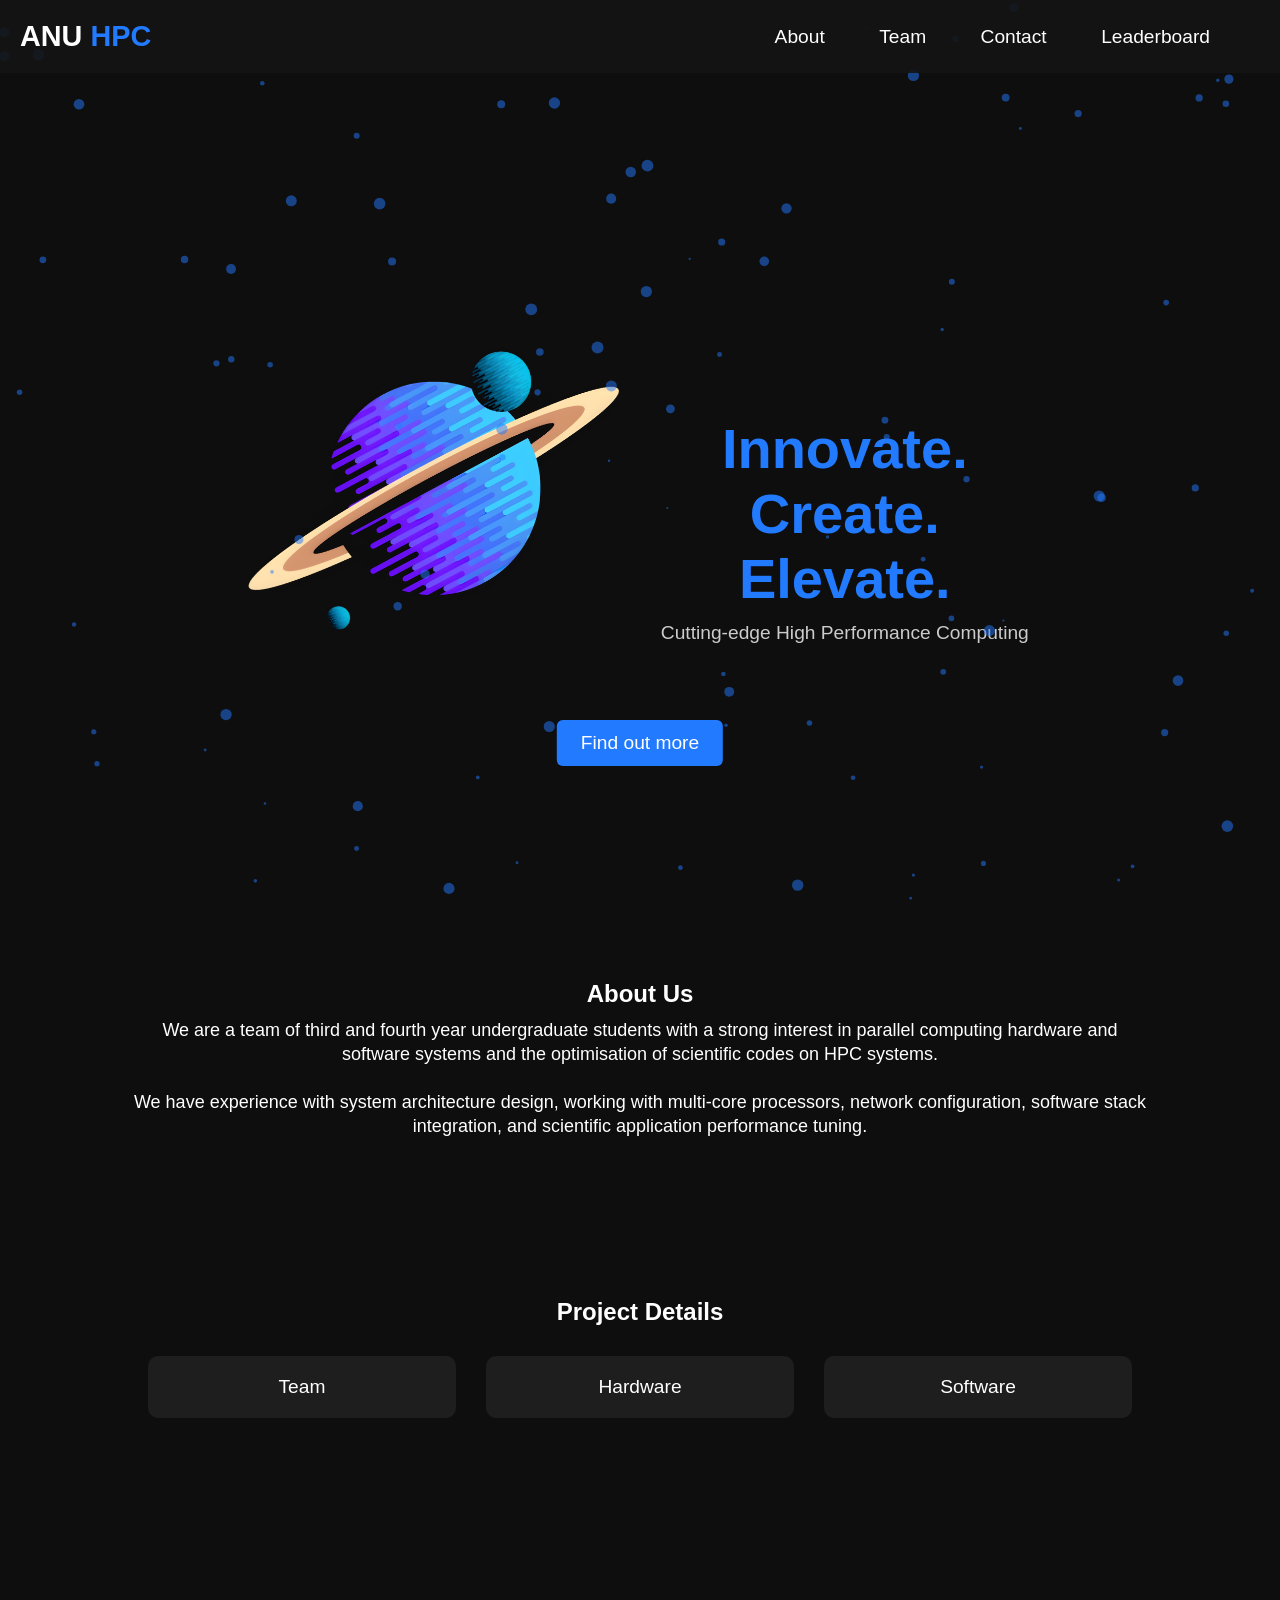
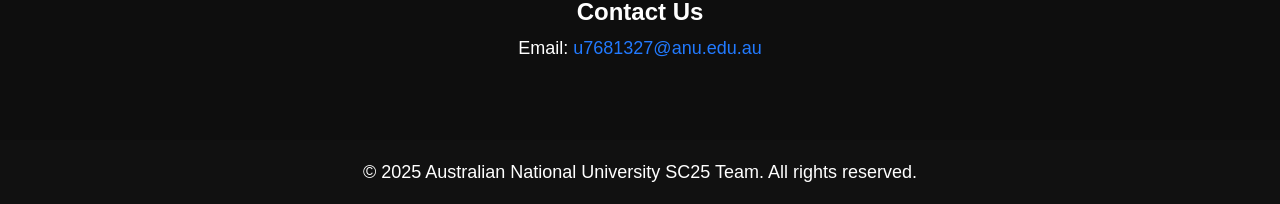
<file: index.html>
<!DOCTYPE html>
<html lang="en">
<head>
    <meta charset="UTF-8">
    <meta name="viewport" content="width=device-width, initial-scale=1.0">
    <title>ANU HPC 2025</title>
    <link rel="stylesheet" href="style.css">
    <!-- <link rel="icon" type="image/x-icon" href="planet.png"> -->
    <link href="planet.png" rel="shortcut icon">
</head>
<body>
    
    <!-- Navigation Bar -->
    <header>
        <div class="logo"><a href="index.html">ANU <span>HPC</span></a></div>
        <nav id="nav-desktop">
            <a href="#about">About</a>
            <a href="team.html">Team</a>
            <a href="#contact">Contact</a>
            <a href="https://anuhpc2025.github.io/HPC-Xenon-Cluster/">Leaderboard</a>
        </nav>
        <nav id="nav-mobile">
            <h2>
                <a href="javascript:void(0);" class="icon" onclick="toggleMenu()">
                    &#8801;
                </a>
            </h2>
        </nav>
    </header>

    <div id="links">
        <a href="#about" onclick="toggleMenu()">About</a>
        <a href="team.html" onclick="toggleMenu()">Team</a>
        <a href="#contact" onclick="toggleMenu()">Contact</a>
        <a href="https://anuhpc2025.github.io/HPC-Xenon-Cluster/">Leaderboard</a>
    </div>
    
    <!-- Hero Section -->
    <a href="#about" class="cta-button">Find out more</a>
    <section class="hero">
        <canvas id="interactiveCanvas"></canvas>
        <div class="hero-content">
            <div class="hero-image">
                <img src="planet.png" alt="Futuristic Planet">
            </div>
            <div class="hero-text">
                <h1>Innovate.<br>Create.<br>Elevate.</h1>
                <p>Cutting-edge High Performance Computing</p>
                
            </div>
        </div>
    </section>

    <!-- About Section -->
    <section id="about">
        <h2>About Us</h2>
        <p>
            We are a team of third and fourth year undergraduate students with a strong interest in parallel computing hardware and software systems and the optimisation of scientific codes on HPC systems.
            <br><br>
            We have experience with system architecture design, working with multi-core processors, network configuration, software stack integration, and scientific application performance tuning.
        </p>
    </section>

    <!-- Services Section -->
    <section id="services">
        <h2>Project Details</h2>
        <div class="service-grid">
            <a href="team.html"><div class="service-card">Team</div></a>
            <a href="hardware.html"><div class="service-card">Hardware</div></a>
            <a href="software.html"><div class="service-card">Software</div></a>
        </div>
    </section>

    <!-- Contact Section -->
    <section id="contact">
        <h2>Contact Us</h2>
        <p>Email: <a id="eml" href="mailto:u7681327@anu.edu.au">u7681327@anu.edu.au</a></p>
    </section>

    <!-- Footer -->
    <footer>
        <p>&copy; 2025 Australian National University SC25 Team. All rights reserved.</p>
    </footer>

    <script src="script.js"></script>
</body>
</html>
</file>
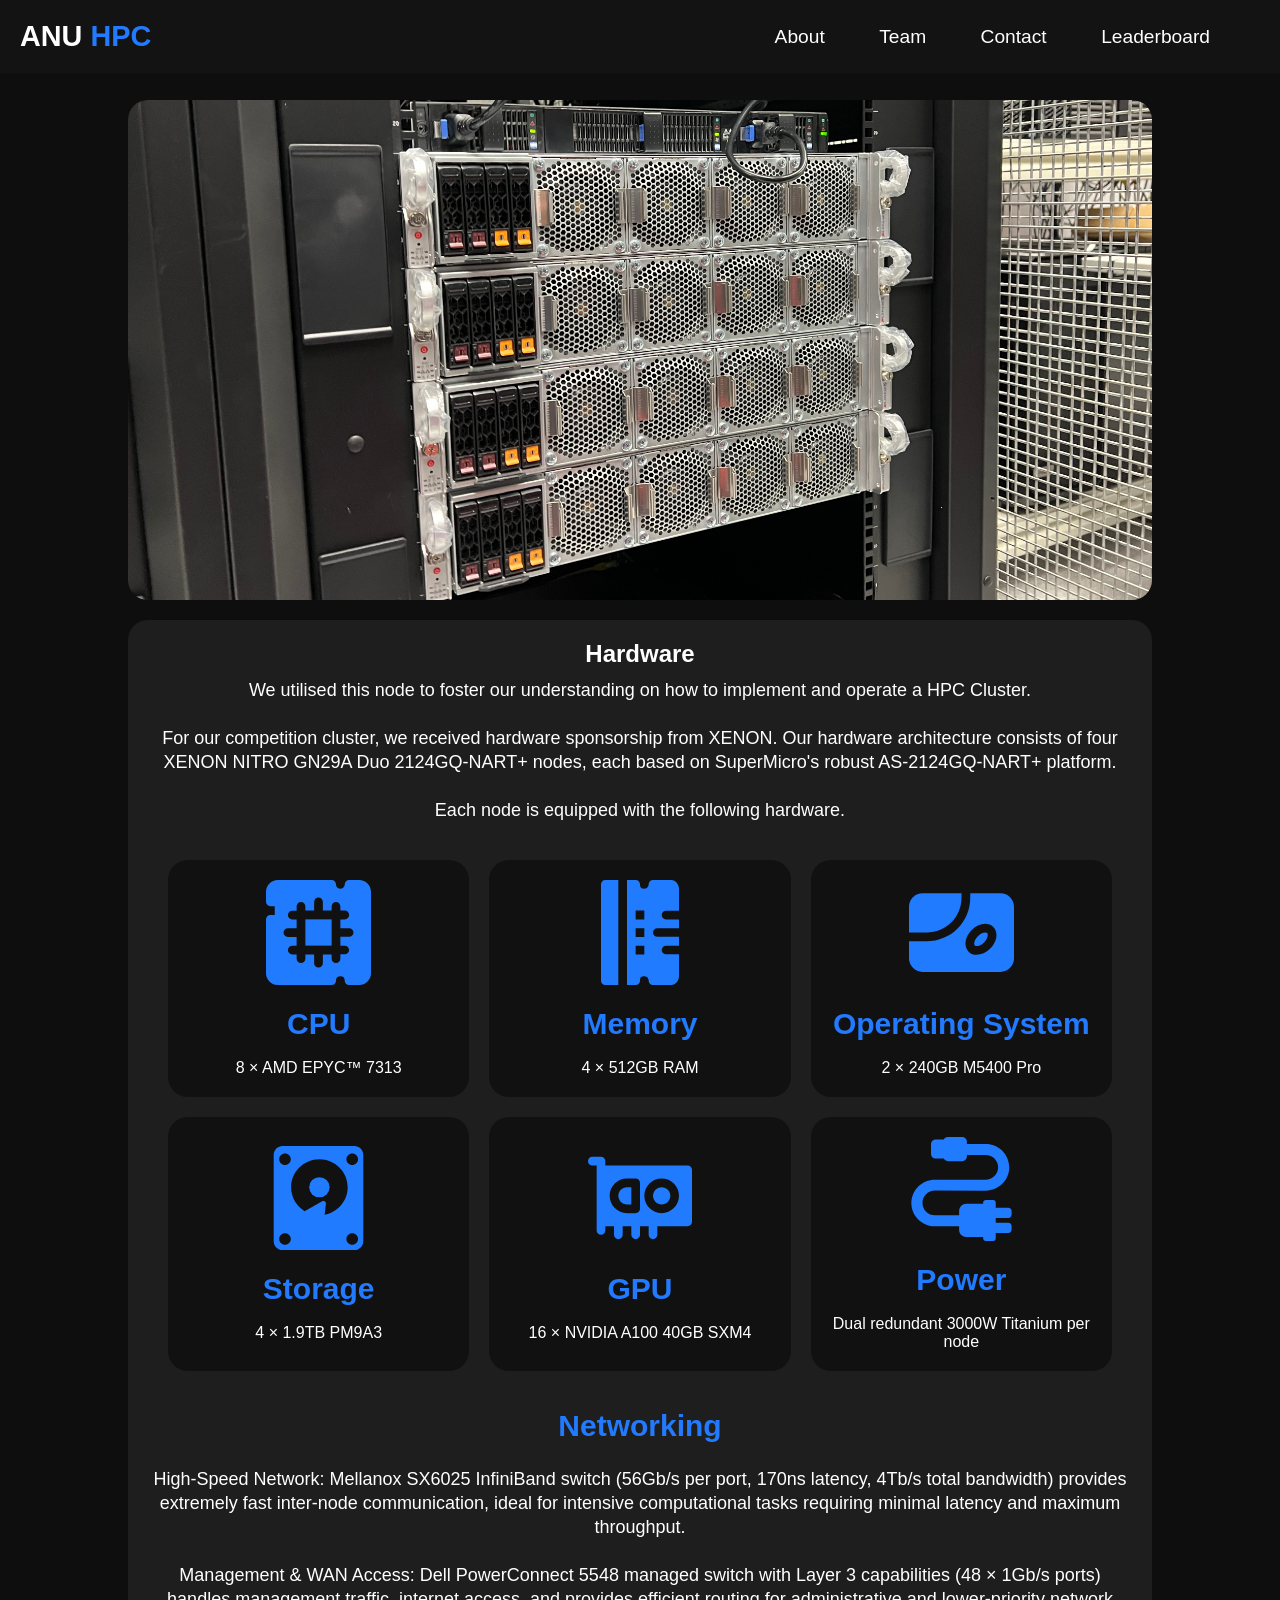
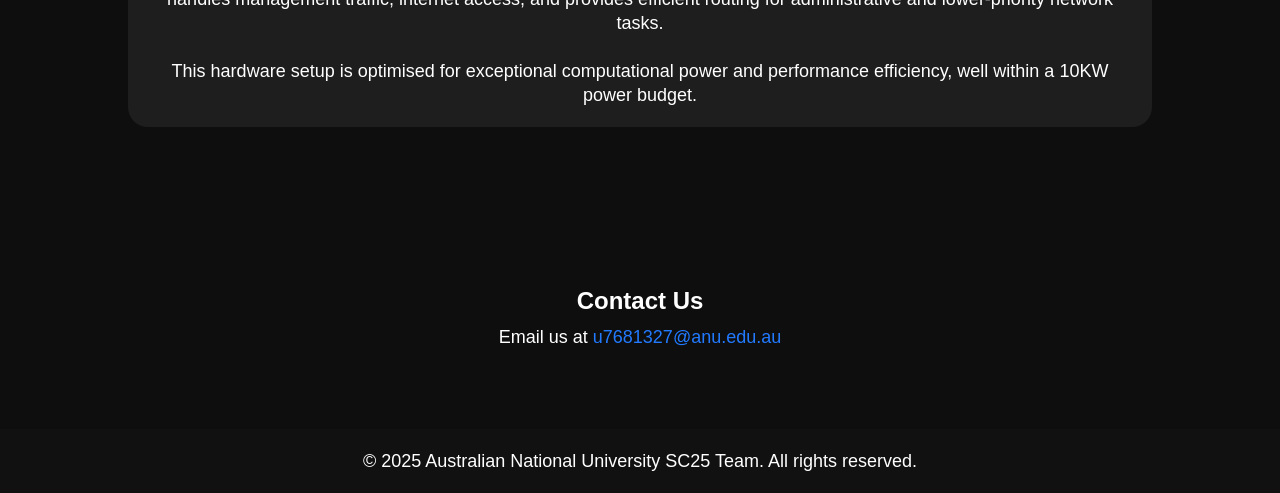
<file: hardware.html>
<!DOCTYPE html>
<html lang="en">
<head>
    <meta charset="UTF-8">
    <meta name="viewport" content="width=device-width, initial-scale=1.0">
    <title>ANU HPC 2025</title>
    <link rel="stylesheet" href="style.css">
</head>
<body>
    
    <!-- Navigation Bar -->
    <header>
        <div class="logo"><a href="index.html">ANU <span>HPC</span></a></div>
        <nav id="nav-desktop">
            <a href="index.html#about">About</a>
            <a href="/team">Team</a>
            <a href="#contact">Contact</a>
            <a href="https://anuhpc2025.github.io/HPC-Xenon-Cluster/">Leaderboard</a>
        </nav>
        <nav id="nav-mobile">
            <h2>
                <a href="javascript:void(0);" class="icon" onclick="toggleMenu()">
                    &#8801;
                </a>
            </h2>
        </nav>
    </header>

    <div id="links">
        <a href="index.html#about" onclick="toggleMenu()">About</a>
        <a href="/team" onclick="toggleMenu()">Team</a>
        <a href="#contact" onclick="toggleMenu()">Contact</a>
        <a href="https://anuhpc2025.github.io/HPC-Xenon-Cluster/">Leaderboard</a>
    </div>

    <section id="services">
        <div id="hardware-splash" class="box">
            <!-- <img class="splash-image" src="cluster.jpg" /> -->
        </div>
        <div class="box">
            <h2>Hardware</h2>
            <p>
                We utilised this node to foster our understanding on how to implement and operate a HPC Cluster.
                <br>
                <br>
                For our competition cluster, we received hardware sponsorship from XENON. Our hardware architecture consists of four XENON NITRO GN29A Duo 2124GQ-NART+ nodes, each based on SuperMicro's robust AS-2124GQ-NART+ platform.
                <br>
                <br>
                Each node is equipped with the following hardware.
            </p>
            <br>
            <div class="hardware-mobile">
                <table id="specs" >
                    <table id="specs" class="hardware-desktop">
                        <tr>
                            <td id="spec">
                                <img class="icon" src="icons/cpu.svg">
                                <br>
                                <br>
                                <h3>CPU</h3>
                                <br>
                                8 × AMD EPYC™ 7313
                            </td>
                        </tr>
                        <tr>
                            <td id="spec">
                                <img class="icon" src="icons/ram.svg">
                                <br>
                                <br>
                                <h3>Memory</h3>
                                <br>
                                4 × 512GB RAM
                            </td>
                        </tr>
                        <tr>
                            <td id="spec">
                                <img class="icon" src="icons/ssd.svg">
                                <br>
                                <br>
                                <h3>Operating System</h3>
                                <br>
                                2 × 240GB M5400 Pro
                            </td>
                        </tr>
                        <tr>
                            <td id="spec">
                                <img class="icon" src="icons/hdd.svg">
                                <br>
                                <br>
                                <h3>Storage</h3>
                                <br>
                                4 × 1.9TB PM9A3
                            </td>
                        </tr>
                        <tr>
                            <td id="spec">
                                <img class="icon" src="icons/gpu.svg">
                                <br>
                                <br>
                                <h3>GPU</h3>
                                <br>
                                16 × NVIDIA A100 40GB SXM4
                            </td>
                        </tr>
                        <tr>
                            <td id="spec">
                                <img class="icon" src="icons/power.svg">
                                <br>
                                <br>
                                <h3>Power</h3>
                                <br>
                                Dual redundant 3000W Titanium per node
                            </td>
                        </tr>
                    </table>
                </table>
            </div>
            <div class="hardware-desktop">
                <table id="specs" >
                    <table id="specs" class="hardware-desktop">
                        <tr>
                            <td id="spec">
                                <img class="icon" src="icons/cpu.svg">
                                <br>
                                <br>
                                <h3>CPU</h3>
                                <br>
                                8 × AMD EPYC™ 7313
                            </td>
                            <td id="spec">
                                <img class="icon" src="icons/ram.svg">
                                <br>
                                <br>
                                <h3>Memory</h3>
                                <br>
                                4 × 512GB RAM
                            </td>
                            <td id="spec">
                                <img class="icon" src="icons/ssd.svg">
                                <br>
                                <br>
                                <h3>Operating System</h3>
                                <br>
                                2 × 240GB M5400 Pro
                            </td>
                        </tr>
                        <tr>
                            <td id="spec">
                                <img class="icon" src="icons/hdd.svg">
                                <br>
                                <br>
                                <h3>Storage</h3>
                                <br>
                                4 × 1.9TB PM9A3
                            </td>
                            <td id="spec">
                                <img class="icon" src="icons/gpu.svg">
                                <br>
                                <br>
                                <h3>GPU</h3>
                                <br>
                                16 × NVIDIA A100 40GB SXM4
                            </td>
                            <td id="spec">
                                <img class="icon" src="icons/power.svg">
                                <br>
                                <br>
                                <h3>Power</h3>
                                <br>
                                Dual redundant 3000W Titanium per node
                            </td>
                        </tr>
                    </table>
                </table>
            </div>
            <br>
            <h3>Networking</h3>
            <p>
                <br>
                High-Speed Network: Mellanox SX6025 InfiniBand switch (56Gb/s per port, 170ns latency, 4Tb/s total bandwidth) provides extremely fast inter-node communication, ideal for intensive computational tasks requiring minimal latency and maximum throughput.
                <br><br>
                Management & WAN Access: Dell PowerConnect 5548 managed switch with Layer 3 capabilities (48 × 1Gb/s ports) handles management traffic, internet access, and provides efficient routing for administrative and lower-priority network tasks.
                <br><br>
                This hardware setup is optimised for exceptional computational power and performance efficiency, well within a 10KW power budget.
            </p>
        </div>
    </section>

    <section id="contact">
        <h2>Contact Us</h2>
        <p>Email us at <a id="eml" href="mailto:u7681327@anu.edu.au">u7681327@anu.edu.au</a></p>
    </section>

    <!-- Footer -->
    <footer>
        <p>&copy; 2025 Australian National University SC25 Team. All rights reserved.</p>
    </footer>

    <script src="script.js"></script>
</body>
</html>
</file>
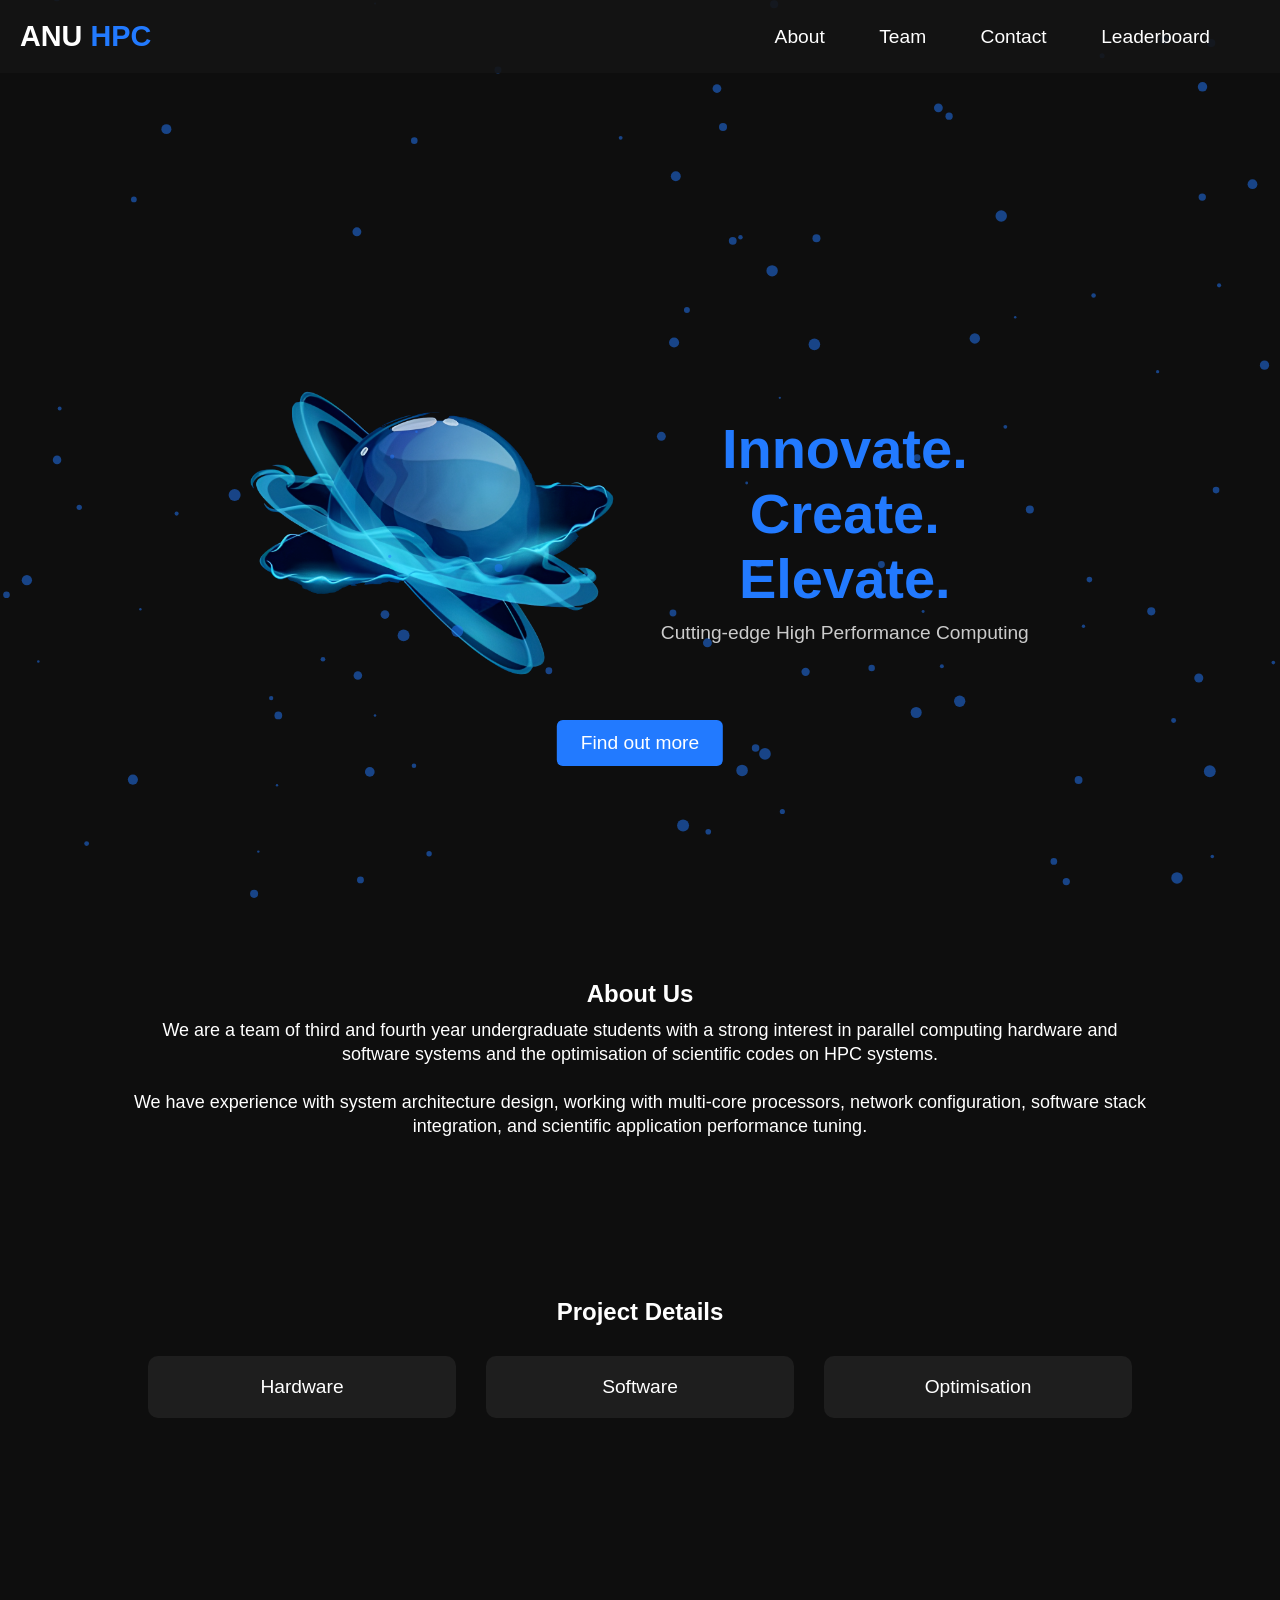
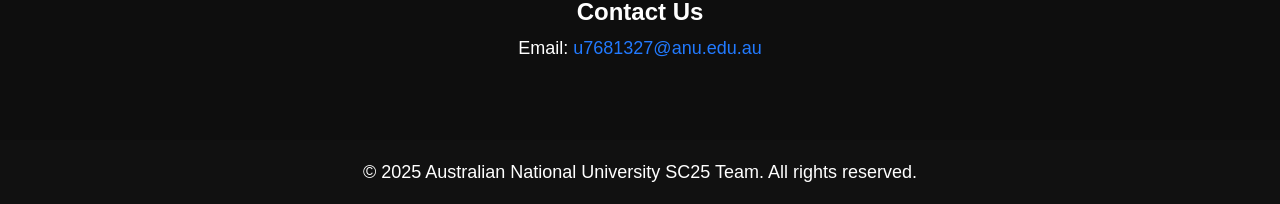
<file: index copy.html>
<!DOCTYPE html>
<html lang="en">
<head>
    <meta charset="UTF-8">
    <meta name="viewport" content="width=device-width, initial-scale=1.0">
    <title>ANU HPC 2025</title>
    <link rel="stylesheet" href="style.css">
</head>
<body>
    
    <!-- Navigation Bar -->
    <header>
        <div class="logo"><a href="index.html">ANU <span>HPC</span></a></div>
        <nav id="nav-desktop">
            <a href="#about">About</a>
            <a href="#team">Team</a>
            <a href="#contact">Contact</a>
            <a href="https://anuhpc2025.github.io/HPC-Xenon-Cluster/">Leaderboard</a>
        </nav>
        <nav id="nav-mobile">
            <h2>
                <a href="javascript:void(0);" class="icon" onclick="toggleMenu()">
                    &#8801;
                </a>
            </h2>
        </nav>
    </header>

    <div id="links">
        <a href="#about" onclick="toggleMenu()">About</a>
        <a href="#team" onclick="toggleMenu()">Team</a>
        <a href="#contact" onclick="toggleMenu()">Contact</a>
        <a href="https://anuhpc2025.github.io/HPC-Xenon-Cluster/">Leaderboard</a>
    </div>
    
    <!-- Hero Section -->
    <a href="#about" class="cta-button">Find out more</a>
    <section class="hero">
        <canvas id="interactiveCanvas"></canvas>
        <div class="hero-content">
            <div class="hero-image">
                <img src="atomPlanet.png" alt="Futuristic Planet">
            </div>
            <div class="hero-text">
                <h1>Innovate.<br>Create.<br>Elevate.</h1>
                <p>Cutting-edge High Performance Computing</p>
                
            </div>
        </div>
    </section>

    <!-- About Section -->
    <section id="about">
        <h2>About Us</h2>
        <p>
            We are a team of third and fourth year undergraduate students with a strong interest in parallel computing hardware and software systems and the optimisation of scientific codes on HPC systems.
            <br><br>
            We have experience with system architecture design, working with multi-core processors, network configuration, software stack integration, and scientific application performance tuning.
        </p>
    </section>

    <!-- Services Section -->
    <section id="services">
        <h2>Project Details</h2>
        <div class="service-grid">
            <a href="hardware.html"><div class="service-card">Hardware</div></a>
            <a href="software.html"><div class="service-card">Software</div></a>
            <a href="optimisation.html"><div class="service-card">Optimisation</div></a>
        </div>
    </section>

    <!-- Contact Section -->
    <section id="contact">
        <h2>Contact Us</h2>
        <p>Email: <a id="eml" href="mailto:u7681327@anu.edu.au">u7681327@anu.edu.au</a></p>
    </section>

    <!-- Footer -->
    <footer>
        <p>&copy; 2025 Australian National University SC25 Team. All rights reserved.</p>
    </footer>

    <script src="script.js"></script>
</body>
</html>
</file>
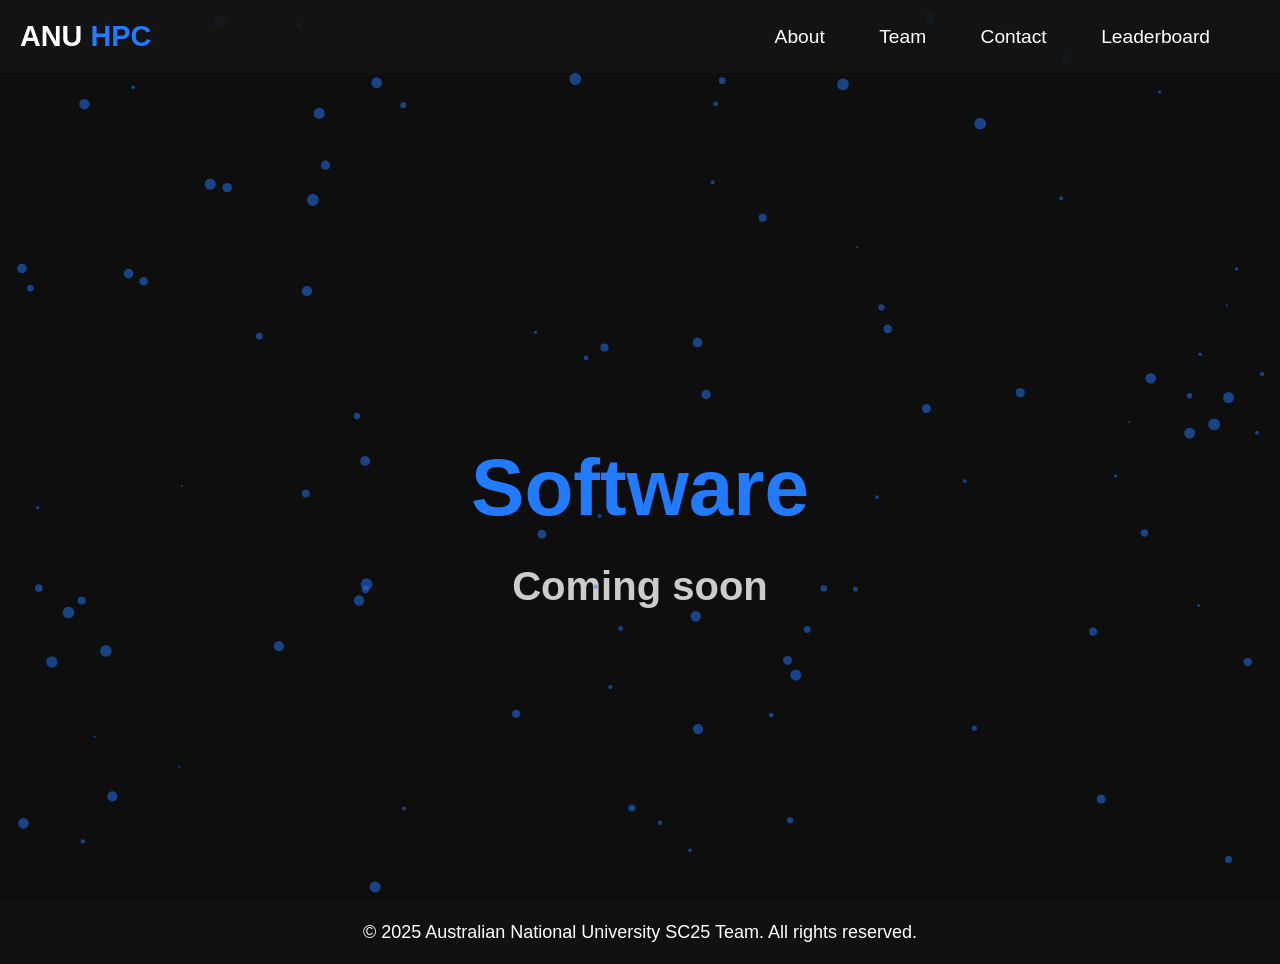
<file: software.html>
<!DOCTYPE html>
<html lang="en">
<head>
    <meta charset="UTF-8">
    <meta name="viewport" content="width=device-width, initial-scale=1.0">
    <title>ANU HPC 2025</title>
    <link rel="stylesheet" href="style.css">
</head>
<body>
    
    <!-- Navigation Bar -->
    <header>
        <div class="logo"><a href="index.html">ANU <span>HPC</span></a></div>
        <nav id="nav-desktop">
            <a href="index.html#about">About</a>
            <a href="index.html#team">Team</a>
            <a href="index.html#contact">Contact</a>
            <a href="https://anuhpc2025.github.io/HPC-Xenon-Cluster/">Leaderboard</a>
        </nav>
        <nav id="nav-mobile">
            <h2>
                <a href="javascript:void(0);" class="icon" onclick="toggleMenu()">
                    &#8801;
                </a>
            </h2>
        </nav>
    </header>

    <div id="links">
        <a href="index.html#about" onclick="toggleMenu()">About</a>
        <a href="index.html#team" onclick="toggleMenu()">Team</a>
        <a href="index.html#contact" onclick="toggleMenu()">Contact</a>
    </div>
    
    <!-- Hero Section -->
    <!-- <a href="#about" class="cta-button">Find out more</a> -->
    <section class="hero">
        <canvas id="interactiveCanvas"></canvas>
        <div class="hero-content">
            <!-- <div class="hero-image">
                <img src="planet.png" alt="Futuristic Planet">
            </div> -->
            <div class="hero-large">
                <h1>Software</h1>
                <h2>Coming soon</h2>
                
            </div>
        </div>
    </section>

    <!-- <section id="about">
        <h2>About Us</h2>
        <p>
            We are a team of third and fourth year undergraduate students with a strong interest in parallel computing hardware and software systems and the optimisation of scientific codes on HPC systems.
            <br><br>
            We have experience with system architecture design, working with multi-core processors, network configuration, software stack integration, and scientific application performance tuning.
        </p>
    </section>

    <section id="services">
        <h2>Project Details</h2>
        <div class="service-grid">
            <div class="service-card">Hardware</div>
            <div class="service-card">Software</div>
            <div class="service-card">Optimisation</div>
        </div>
    </section>

    <section id="contact">
        <h2>Contact Us</h2>
        <p>Email us at <a id="eml" href="mailto:u7681327@anu.edu.au">u7681327@anu.edu.au</a></p>
    </section> -->

    <!-- Footer -->
    <footer>
        <p>&copy; 2025 Australian National University SC25 Team. All rights reserved.</p>
    </footer>

    <script src="script.js"></script>
</body>
</html>
</file>
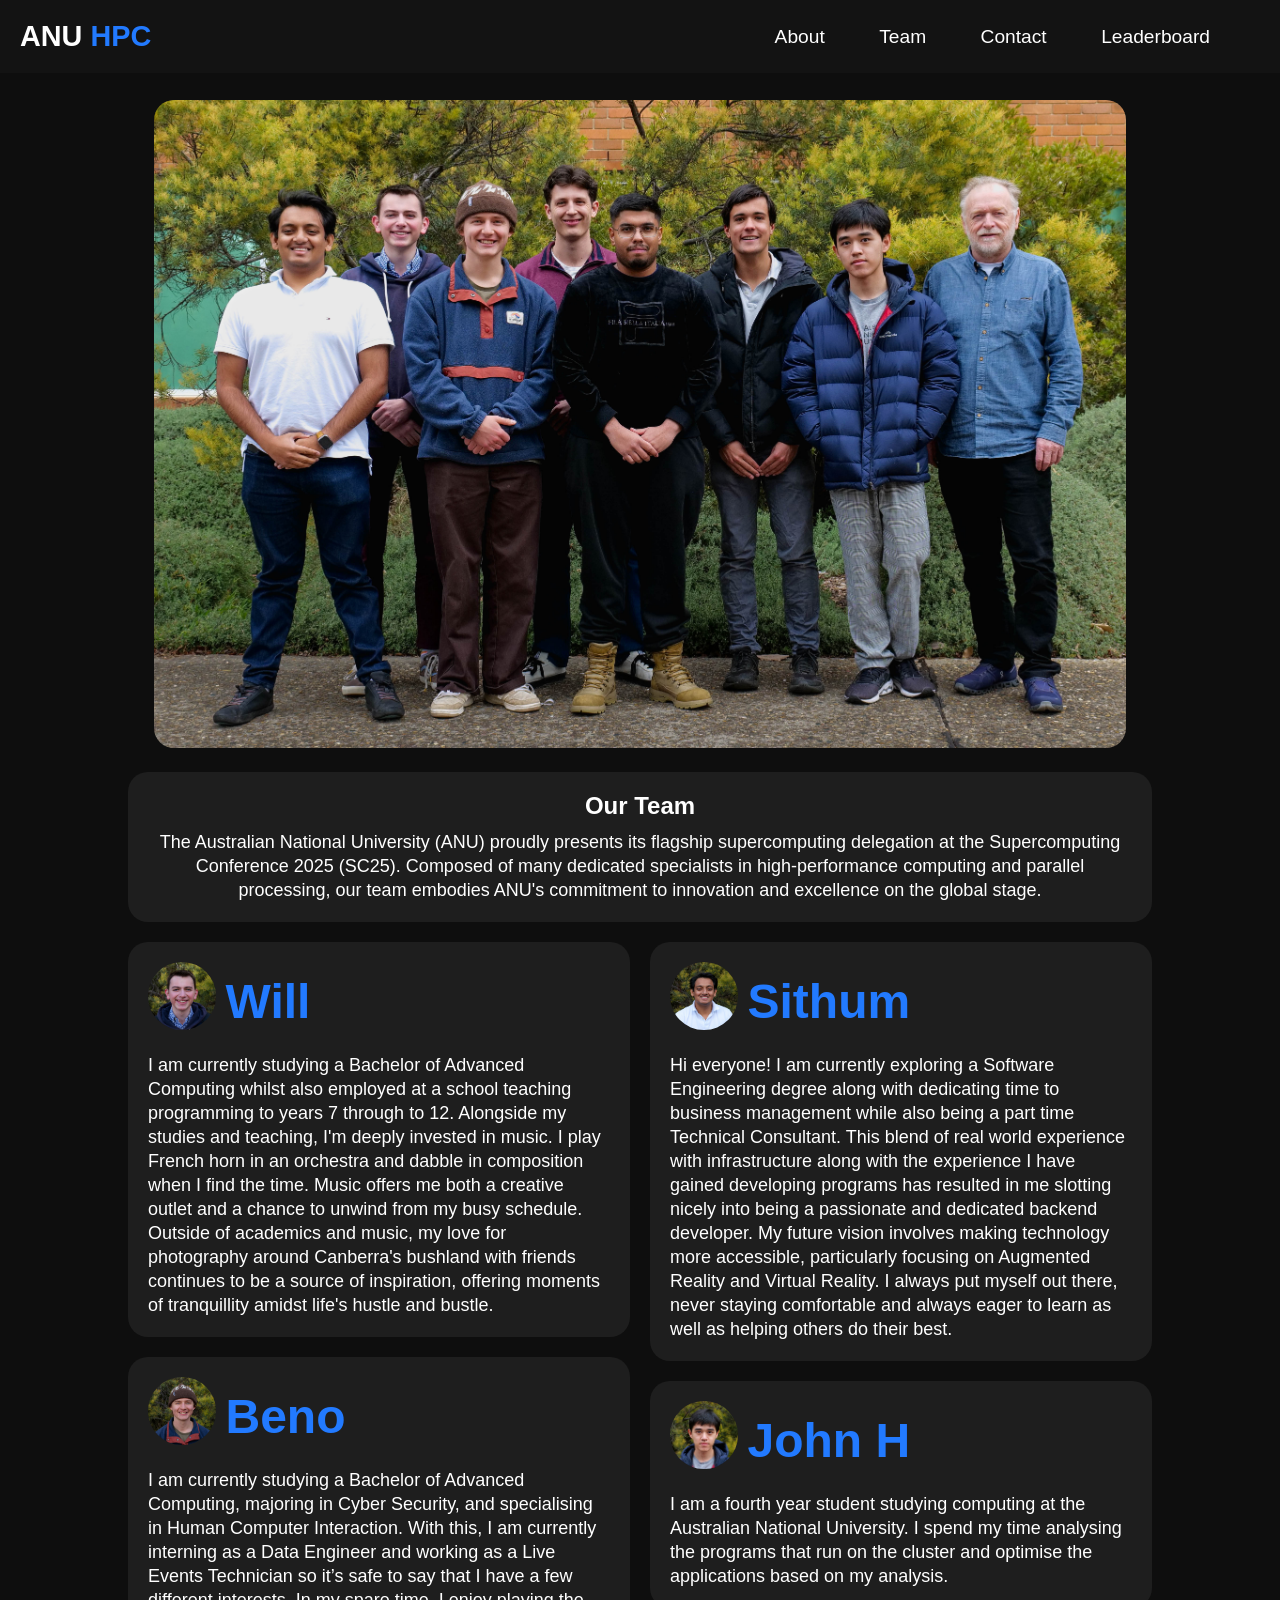
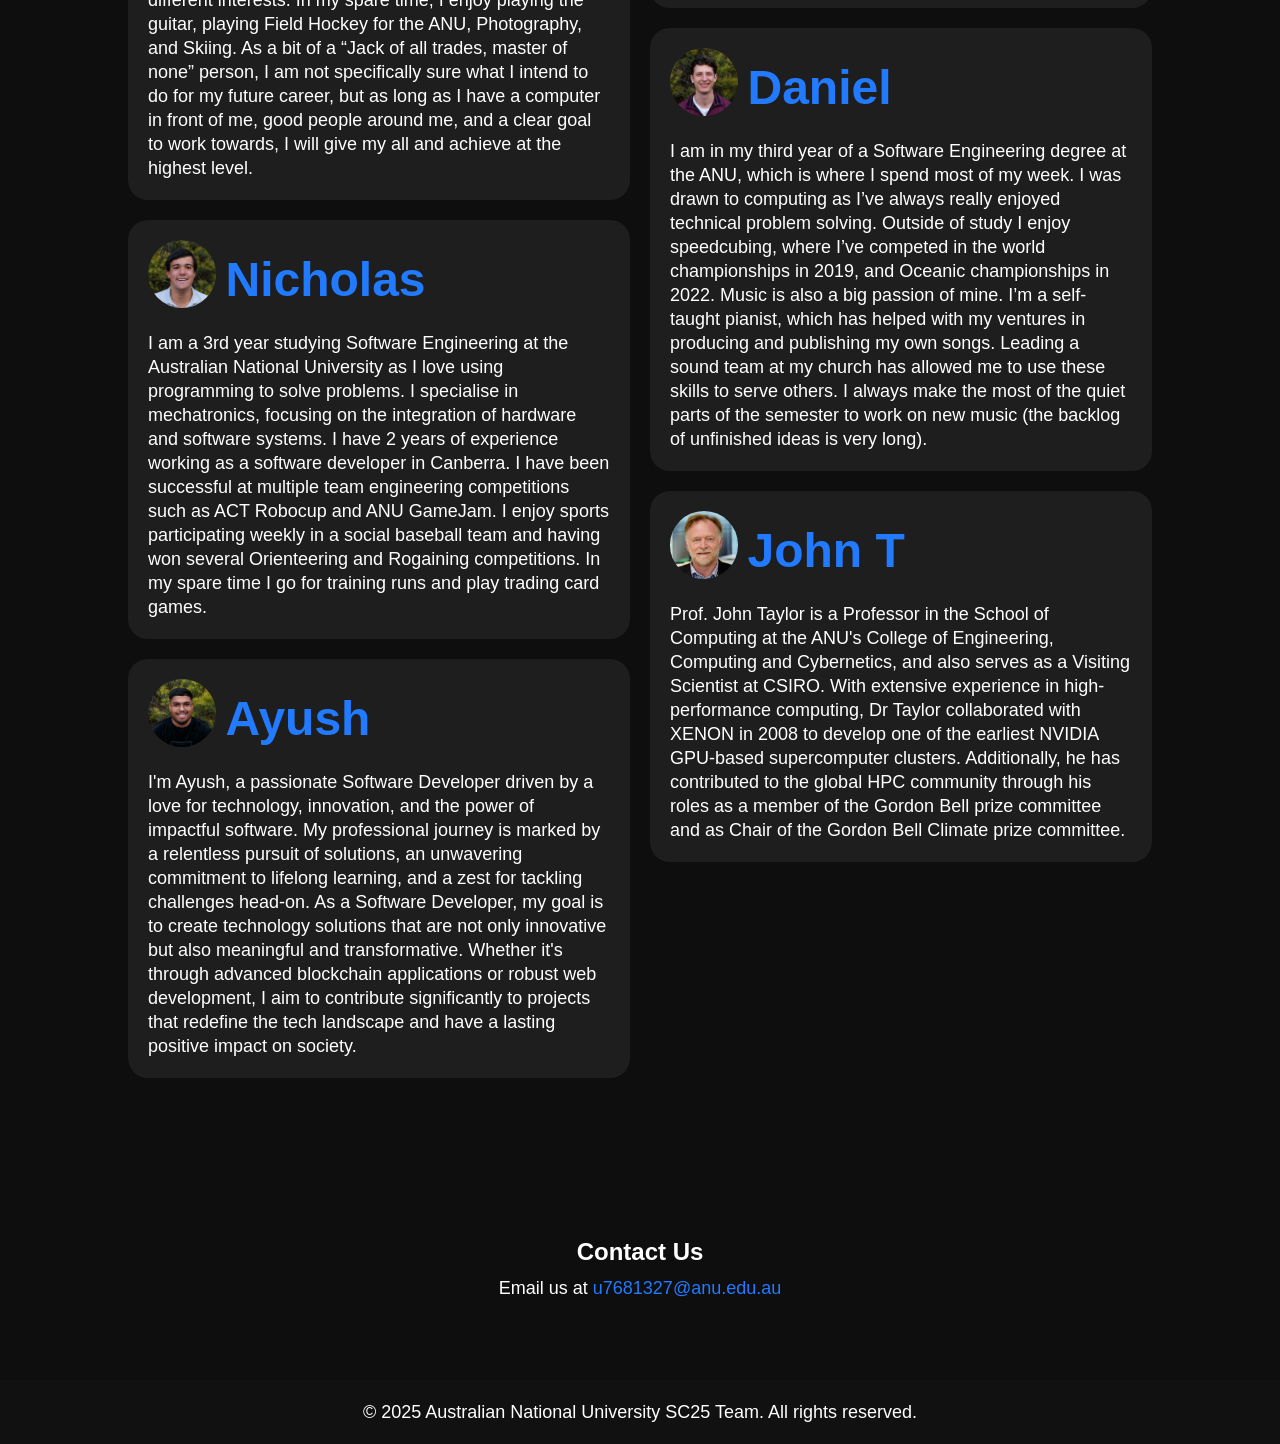
<file: team.html>
<!DOCTYPE html>
<html lang="en">
<head>
    <meta charset="UTF-8">
    <meta name="viewport" content="width=device-width, initial-scale=1.0">
    <title>ANU HPC 2025</title>
    <link rel="stylesheet" href="style.css">
</head>
<body>
    
    <!-- Navigation Bar -->
    <header>
        <div class="logo"><a href="index.html">ANU <span>HPC</span></a></div>
        <nav id="nav-desktop">
            <a href="index.html#about">About</a>
            <a href="#">Team</a>
            <a href="#contact">Contact</a>
            <a href="https://anuhpc2025.github.io/HPC-Xenon-Cluster/">Leaderboard</a>
        </nav>
        <nav id="nav-mobile">
            <h2>
                <a href="javascript:void(0);" class="icon" onclick="toggleMenu()">
                    &#8801;
                </a>
            </h2>
        </nav>
    </header>

    <div id="links">
        <a href="index.html#about" onclick="toggleMenu()">About</a>
        <a href="#" onclick="toggleMenu()">Team</a>
        <a href="#contact" onclick="toggleMenu()">Contact</a>
        <a href="https://anuhpc2025.github.io/HPC-Xenon-Cluster/">Leaderboard</a>
    </div>

    <section id="services">
        <div id="team-splash" class="box">
            <img class="splash-image" src="team/Team.jpg" alt="Our Team Banner">
        </div>
        <div class="box">
            <h2>Our Team</h2>
            <p>
                The Australian National University (ANU) proudly presents its flagship supercomputing delegation at the Supercomputing Conference 2025 (SC25). Composed of many dedicated specialists in high-performance computing and parallel processing, our team embodies ANU's commitment to innovation and excellence on the global stage.
            </p>
        </div>
        <div class="team-desktop">
            <div class="row">
                <div class="column column-left">
                    <div class="half-box">
                        <div class="about-top">
                            <img class="about-me-img" src="team/Will.jpg">
                            <h3 class="name">Will</h3>
                        </div>
                        <p class="about-detail">
                            I am currently studying a Bachelor of Advanced Computing whilst also employed at a school teaching programming to years 7 through to 12. Alongside my studies and teaching, I'm deeply invested in music. I play French horn in an orchestra and dabble in composition when I find the time. Music offers me both a creative outlet and a chance to unwind from my busy schedule. Outside of academics and music, my love for photography around Canberra's bushland with friends continues to be a source of inspiration, offering moments of tranquillity amidst life's hustle and bustle.
                        </p>
                    </div>
                    <div class="half-box">
                        <div class="about-top">
                            <img class="about-me-img" src="team/Beno.jpg">
                            <h3 class="name">Beno</h3>
                        </div>
                        <p class="about-detail">
                            I am currently studying a Bachelor of Advanced Computing, majoring in Cyber Security, and specialising in Human Computer Interaction. With this, I am currently interning as a Data Engineer and working as a Live Events Technician so it’s safe to say that I have a few different interests. In my spare time, I enjoy playing the guitar, playing Field Hockey for the ANU, Photography, and Skiing. As a bit of a “Jack of all trades, master of none” person, I am not specifically sure what I intend to do for my future career, but as long as I have a computer in front of me, good people around me, and a clear goal to work towards, I will give my all and achieve at the highest level.
                        </p>
                    </div>
                    <div class="half-box">
                        <div class="about-top">
                            <img class="about-me-img" src="team/Nicholas.jpg">
                            <h3 class="name">Nicholas</h3>
                        </div>
                        <p class="about-detail">
                            I am a 3rd year studying Software Engineering at the Australian National University as I love using programming to solve problems. I specialise in mechatronics, focusing on the integration of hardware and software systems. I have 2 years of experience working as a software developer in Canberra. I have been successful at multiple team engineering competitions such as ACT Robocup and ANU GameJam. I enjoy sports participating weekly in a social baseball team and having won several Orienteering and Rogaining competitions. In my spare time I go for training runs and play trading card games.
                        </p>
                    </div>
                    <div class="half-box">
                        <div class="about-top">
                            <img class="about-me-img" src="team/Ayush.jpg">
                            <h3 class="name">Ayush</h3>
                        </div>
                        <p class="about-detail">
                            I'm Ayush, a passionate Software Developer driven by a love for technology, innovation, and the power of impactful software. My professional journey is marked by a relentless pursuit of solutions, an unwavering commitment to lifelong learning, and a zest for tackling challenges head-on. As a Software Developer, my goal is to create technology solutions that are not only innovative but also meaningful and transformative. Whether it's through advanced blockchain applications or robust web development, I aim to contribute significantly to projects that redefine the tech landscape and have a lasting positive impact on society.
                        </p>
                    </div>
                </div>
                <div class="column column-right">
                    <div class="half-box">
                        <div class="about-top">
                            <img class="about-me-img" src="team/Sithum.jpg">
                            <h3 class="name">Sithum</h3>
                        </div>
                        <p class="about-detail">
                            Hi everyone! I am currently exploring a Software Engineering degree along with dedicating time to business management while also being a part time Technical Consultant. This blend of real world experience with infrastructure along with the experience I have gained developing programs has resulted in me slotting nicely into being a passionate and dedicated backend developer. My future vision involves making technology more accessible, particularly focusing on Augmented Reality and Virtual Reality. I always put myself out there, never staying comfortable and always eager to learn as well as helping others do their best.
                        </p>
                    </div>
                    <div class="half-box">
                        <div class="about-top">
                            <img class="about-me-img" src="team/John.jpg">
                            <h3 class="name">John H</h3>
                        </div>
                        <p class="about-detail">
                            I am a fourth year student studying computing at the Australian National University. I spend my time analysing the programs that run on the cluster and optimise the applications based on my analysis.
                        </p>
                    </div>
                    <div class="half-box">
                        <div class="about-top">
                            <img class="about-me-img" src="team/Daniel.jpg">
                            <h3 class="name">Daniel</h3>
                        </div>
                        <p class="about-detail">
                            I am in my third year of a Software Engineering degree at the ANU, which is where I spend most of my week. I was drawn to computing as I’ve always really enjoyed technical problem solving. Outside of study I enjoy speedcubing, where I’ve competed in the world championships in 2019, and Oceanic championships in 2022. Music is also a big passion of mine. I’m a self-taught pianist, which has helped with my ventures in producing and publishing my own songs. Leading a sound team at my church has allowed me to use these skills to serve others. I always make the most of the quiet parts of the semester to work on new music (the backlog of unfinished ideas is very long).
                        </p>
                    </div>
                    <div class="half-box">
                        <div class="about-top">
                            <img class="about-me-img" src="team/john-taylor.jpg">
                            <h3 class="name">John T</h3>
                        </div>
                        <p class="about-detail">
                            Prof. John Taylor is a Professor in the School of Computing at the ANU's College of Engineering, Computing and Cybernetics, and also serves as a Visiting Scientist at CSIRO. With extensive experience in high-performance computing, Dr Taylor collaborated with XENON in 2008 to develop one of the earliest NVIDIA GPU-based supercomputer clusters. Additionally, he has contributed to the global HPC community through his roles as a member of the Gordon Bell prize committee and as Chair of the Gordon Bell Climate prize committee.
                        </p>
                    </div>
                </div>
            </div>
        </div>
        <div id="team-detail" class="team-mobile">
            <div class="half-box">
                <div class="about-top">
                    <img class="about-me-img" src="team/Will.jpg">
                    <h3 class="name">Will</h3>
                </div>
                <p class="about-detail">
                    I am currently studying a Bachelor of Advanced Computing whilst also employed at a school teaching programming to years 7 through to 12. Alongside my studies and teaching, I'm deeply invested in music. I play French horn in an orchestra and dabble in composition when I find the time. Music offers me both a creative outlet and a chance to unwind from my busy schedule. Outside of academics and music, my love for photography around Canberra's bushland with friends continues to be a source of inspiration, offering moments of tranquillity amidst life's hustle and bustle.
                </p>
            </div>
            <div class="half-box">
                <div class="about-top">
                    <img class="about-me-img" src="team/Sithum.jpg">
                    <h3 class="name">Sithum</h3>
                </div>
                <p class="about-detail">
                    Hi everyone! I am currently exploring a Software Engineering degree along with dedicating time to business management while also being a part time Technical Consultant. This blend of real world experience with infrastructure along with the experience I have gained developing programs has resulted in me slotting nicely into being a passionate and dedicated backend developer. My future vision involves making technology more accessible, particularly focusing on Augmented Reality and Virtual Reality. I always put myself out there, never staying comfortable and always eager to learn as well as helping others do their best.
                </p>
            </div>
            <div class="half-box">
                <div class="about-top">
                    <img class="about-me-img" src="team/Beno.jpg">
                    <h3 class="name">Beno</h3>
                </div>
                <p class="about-detail">
                    I am currently studying a Bachelor of Advanced Computing, majoring in Cyber Security, and specialising in Human Computer Interaction. With this, I am currently interning as a Data Engineer and working as a Live Events Technician so it’s safe to say that I have a few different interests. In my spare time, I enjoy playing the guitar, playing Field Hockey for the ANU, Photography, and Skiing. As a bit of a “Jack of all trades, master of none” person, I am not specifically sure what I intend to do for my future career, but as long as I have a computer in front of me, good people around me, and a clear goal to work towards, I will give my all and achieve at the highest level.
                </p>
            </div>
            <div class="half-box">
                <div class="about-top">
                    <img class="about-me-img" src="team/John.jpg">
                    <h3 class="name">John H</h3>
                </div>
                <p class="about-detail">
                    I am a fourth year student studying computing at the Australian National University. I spend my time analysing the programs that run on the cluster and optimise the applications based on my analysis.
                </p>
            </div>
            <div class="half-box">
                <div class="about-top">
                    <img class="about-me-img" src="team/Nicholas.jpg">
                    <h3 class="name">Nicholas</h3>
                </div>
                <p class="about-detail">
                    I am a 3rd year studying Software Engineering at the Australian National University as I love using programming to solve problems. I specialise in mechatronics, focusing on the integration of hardware and software systems. I have 2 years of experience working as a software developer in Canberra. I have been successful at multiple team engineering competitions such as ACT Robocup and ANU GameJam. I enjoy sports participating weekly in a social baseball team and having won several Orienteering and Rogaining competitions. In my spare time I go for training runs and play trading card games.
                </p>
            </div>
            <div class="half-box">
                <div class="about-top">
                    <img class="about-me-img" src="team/Daniel.jpg">
                    <h3 class="name">Daniel</h3>
                </div>
                <p class="about-detail">
                    I am in my third year of a Software Engineering degree at the ANU, which is where I spend most of my week. I was drawn to computing as I’ve always really enjoyed technical problem solving. Outside of study I enjoy speedcubing, where I’ve competed in the world championships in 2019, and Oceanic championships in 2022. Music is also a big passion of mine. I’m a self-taught pianist, which has helped with my ventures in producing and publishing my own songs. Leading a sound team at my church has allowed me to use these skills to serve others. I always make the most of the quiet parts of the semester to work on new music (the backlog of unfinished ideas is very long).
                </p>
            </div>
            <div class="half-box">
                <div class="about-top">
                    <img class="about-me-img" src="team/Ayush.jpg">
                    <h3 class="name">Ayush</h3>
                </div>
                <p class="about-detail">
                    I'm Ayush, a passionate Software Developer driven by a love for technology, innovation, and the power of impactful software. My professional journey is marked by a relentless pursuit of solutions, an unwavering commitment to lifelong learning, and a zest for tackling challenges head-on. As a Software Developer, my goal is to create technology solutions that are not only innovative but also meaningful and transformative. Whether it's through advanced blockchain applications or robust web development, I aim to contribute significantly to projects that redefine the tech landscape and have a lasting positive impact on society.
                </p>
            </div>
            <div class="half-box">
                <div class="about-top">
                    <img class="about-me-img" src="team/john-taylor.jpg">
                    <h3 class="name">John T</h3>
                </div>
                <p class="about-detail">
                    Prof. John Taylor is a Professor in the School of Computing at the ANU's College of Engineering, Computing and Cybernetics, and also serves as a Visiting Scientist at CSIRO. With extensive experience in high-performance computing, Dr Taylor collaborated with XENON in 2008 to develop one of the earliest NVIDIA GPU-based supercomputer clusters. Additionally, he has contributed to the global HPC community through his roles as a member of the Gordon Bell prize committee and as Chair of the Gordon Bell Climate prize committee.
                </p>
            </div>
        </div>
        <div id="team-detail"></div>
    </section>

    <section id="contact">
        <h2>Contact Us</h2>
        <p>Email us at <a id="eml" href="mailto:u7681327@anu.edu.au">u7681327@anu.edu.au</a></p>
    </section>

    <!-- Footer -->
    <footer>
        <p>&copy; 2025 Australian National University SC25 Team. All rights reserved.</p>
    </footer>

    <script src="script.js"></script>
</body>
</html>
</file>
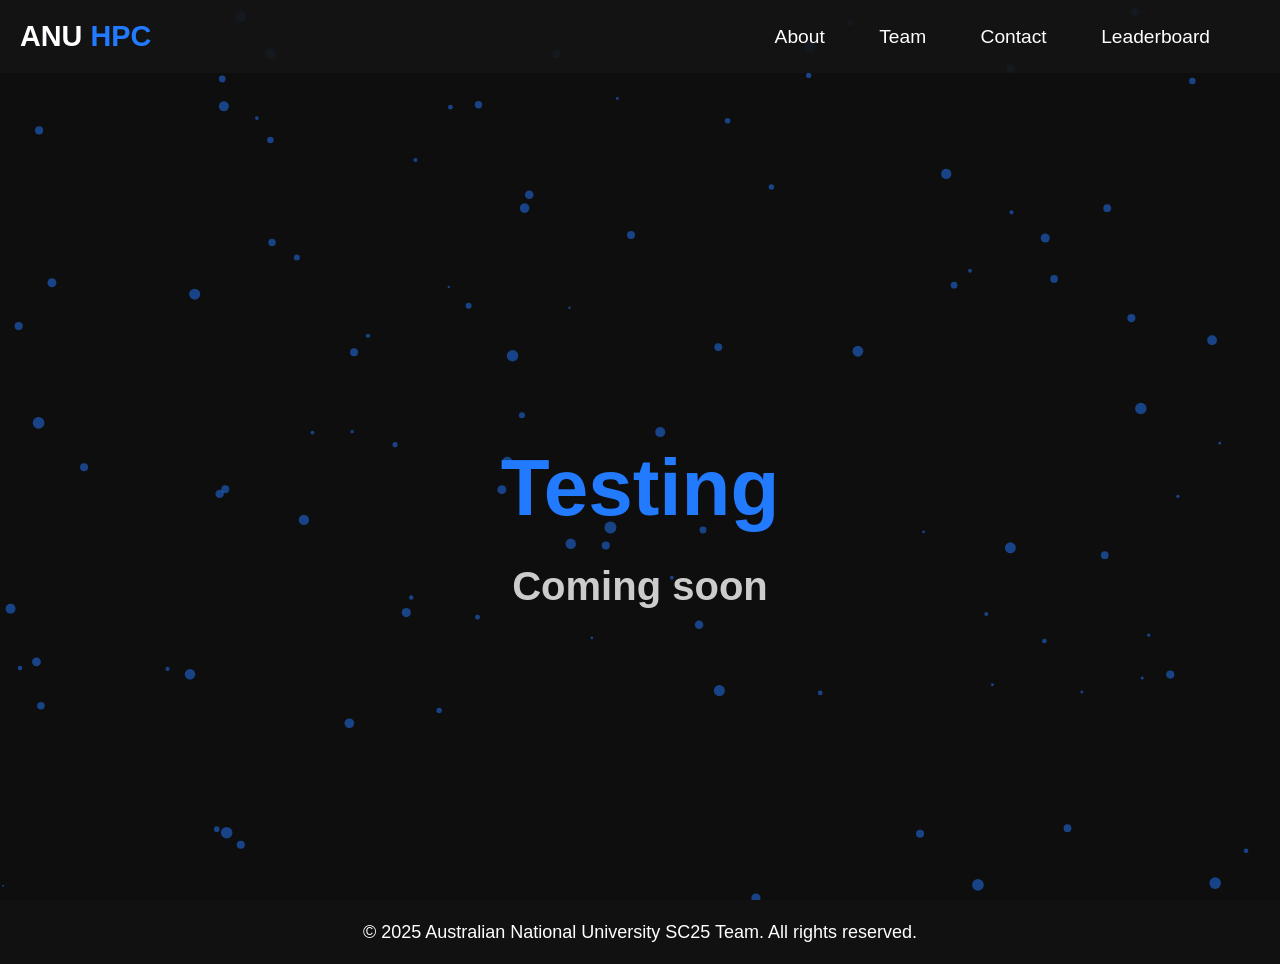
<file: testing.html>
<!DOCTYPE html>
<html lang="en">
<head>
    <meta charset="UTF-8">
    <meta name="viewport" content="width=device-width, initial-scale=1.0">
    <title>ANU HPC 2025</title>
    <link rel="stylesheet" href="style.css">
</head>
<body>
    
    <!-- Navigation Bar -->
    <header>
        <div class="logo"><a href="index.html">ANU <span>HPC</span></a></div>
        <nav id="nav-desktop">
            <a href="index.html#about">About</a>
            <a href="index.html#team">Team</a>
            <a href="index.html#contact">Contact</a>
            <a href="https://anuhpc2025.github.io/HPC-Xenon-Cluster/">Leaderboard</a>
        </nav>
        <nav id="nav-mobile">
            <h2>
                <a href="javascript:void(0);" class="icon" onclick="toggleMenu()">
                    &#8801;
                </a>
            </h2>
        </nav>
    </header>

    <div id="links">
        <a href="index.html#about" onclick="toggleMenu()">About</a>
        <a href="index.html#team" onclick="toggleMenu()">Team</a>
        <a href="index.html#contact" onclick="toggleMenu()">Contact</a>
        <a href="https://anuhpc2025.github.io/HPC-Xenon-Cluster/">Leaderboard</a>
    </div>
    
    <!-- Hero Section -->
    <!-- <a href="#about" class="cta-button">Find out more</a> -->
    <section class="hero">
        <canvas id="interactiveCanvas"></canvas>
        <div class="hero-content">
            <!-- <div class="hero-image">
                <img src="planet.png" alt="Futuristic Planet">
            </div> -->
            <div class="hero-large">
                <h1>Testing</h1>
                <h2>Coming soon</h2>
                
            </div>
        </div>
    </section>

    <!-- <section id="about">
        <h2>About Us</h2>
        <p>
            We are a team of third and fourth year undergraduate students with a strong interest in parallel computing hardware and software systems and the optimisation of scientific codes on HPC systems.
            <br><br>
            We have experience with system architecture design, working with multi-core processors, network configuration, software stack integration, and scientific application performance tuning.
        </p>
    </section>

    <section id="services">
        <h2>Project Details</h2>
        <div class="service-grid">
            <div class="service-card">Hardware</div>
            <div class="service-card">Software</div>
            <div class="service-card">Optimisation</div>
        </div>
    </section>

    <section id="contact">
        <h2>Contact Us</h2>
        <p>Email us at <a id="eml" href="mailto:u7681327@anu.edu.au">u7681327@anu.edu.au</a></p>
    </section> -->

    <!-- Footer -->
    <footer>
        <p>&copy; 2025 Australian National University SC25 Team. All rights reserved.</p>
    </footer>

    <script src="script.js"></script>
</body>
</html>
</file>
<file: style.css>
* {
    margin: 0;
    padding: 0;
    box-sizing: border-box;
    font-family: 'Arial', sans-serif;
}

html {
    scroll-behavior: smooth;
}

body {
    background: #0e0e0e;
    color: white;
}

h2 {
    padding-bottom: 10px;;
}

h3 {
    color: #227aff;
    font-size: 30px;
}

a {
    color: white;
    text-decoration: none;
}

p {
    font-size: 18px;
    line-height: 24px;
}

.splash-image {
    height: 100%;
}

#hardware-splash {
    background-image: url('cluster.jpg');
    /* height: 25vh; */
    min-height: 500px;
    background-size: cover;
    background-repeat: no-repeat;
    background-position: center;
}

#team-splash {
    padding: 0;
    background: none;
    text-align: center;
}

#team-splash .splash-image {
    width: 95%;
    height: auto;   /* keeps full image proportion */
    border-radius: 20px;
}

#team-detail {
    /* width: 90%; */
    margin: auto;
}

.box {
    margin-top: 20px !important; 
    background-color: #1e1e1e;
    align-content: center;
    padding: 20px;
    border-radius: 20px;
    width: 90;
    margin: auto;
}

.half-box {
    margin-top: 20px !important;
    background-color: #1e1e1e;
    /* align-content: center; */
    text-align: left;
    padding: 20px;
    border-radius: 20px;
    /* width: 100%; */
    margin-top: auto;
}

.column {
    box-sizing: border-box;
    float: left;
    width: 50%;
    /* padding: 10px; */
}

.column-left {
    padding-right: 10px;
}

.column-right {
    padding-left: 10px;
}

/* Clear floats after the columns */
.row:after {
    box-sizing: border-box;
    content: "";
    display: table;
    clear: both;
}

.about-me-img {
    width: 7.5vh;
    height: 7.5vh;
    border-radius: 50%;
    object-fit: cover;
}

.about-top {
    display: flex;
}

.about-detail {
    line-height: 24px;
}

.name {
    margin-left: 5px;
    margin-top: 0.25em;
    margin-left: 10px;
    color: #227aff;
    font-weight: bold;
    font-size: 3em;
    margin-bottom: 0.5em;
}

/* Header */
header {
    display: flex;
    justify-content: space-between;
    align-items: center;
    padding: 20px;
    background: rgba(20, 20, 20, 0.9);
    position: fixed;
    width: 100%;
    top: 0;
    z-index: 100;
}

.logo {
    font-size: 1.8em;
    font-weight: bold;
}

.logo span {
    color: #227aff;
}

nav a {
    color: white;
    text-decoration: none;
    margin-right: 50px;
    font-size: 1.2em;
}

/* Hero Section */
.hero {
    position: relative;
    height: 100vh;
    overflow: hidden;
}

canvas {
    position: absolute;
    top: 0;
    left: 0;
    width: 100%;
    height: 100%;
    z-index: 0;
}

.hero-content {
    display: flex;
    align-items: center;
    justify-content: space-between;
    height: 100vh;
    padding: 80px 10%;
    position: relative;
    z-index: -1;
}

.hero-text, .hero-large {
    flex: 1;
}

.hero-text h1 {
    font-size: 3.5em;
    color: #227aff;
}

.hero-text p {
    font-size: 1.2em;
    margin-top: 10px;
    color: #ccc;
}

.hero-large h1 {
    font-size: 5em;
    color: #227aff;
}

.hero-large h2 {
    font-size: 2.5em;
    margin-top: 30px;
    color: #ccc;
}

.cta-button {
    position: absolute;
    display: inline-block;
    margin-top: 80vh;
    padding: 12px 24px;
    background: #227aff;
    color: white;
    text-decoration: none;
    border-radius: 6px;
    font-size: 1.2em;
    z-index: 1;
    justify-content: center;
    align-items: center;
    position: absolute;
    left: 50%;
    transform: translate(-50%, 0%);
}

.hero-image {
    flex: 1;
    text-align: center;
}

.hero-image img {
    width: 600px;
    max-width: 100%;
}

/* Sections */
section {
    padding: 80px 10%;
    text-align: center;
}

/* #about {
    max-width: 50%;
    position: absolute;
    left: 50%;
    transform: translate(-50%, 0%);
} */

#services .service-grid {
    display: grid;
    grid-template-columns: repeat(auto-fit, minmax(200px, 1fr));
    gap: 30px;
    padding: 20px;
}

.service-card {
    background: #1e1e1e;
    padding: 20px;
    border-radius: 10px;
    border-color: #227aff;
    /* box-shadow: 0 0 15px rgba(34, 122, 255, 0.5); */
    font-size: larger;
}

/* Footer */
footer {
    background: #111;
    color: white;
    text-align: center;
    padding: 20px;
}

#eml {
    color: #227aff;
}

#specs {
    display: flex;
    position: relative;
    grid-template-columns: repeat(auto-fit, minmax(200px, 1fr));
    border-spacing: 20px;
    align-content: center;
    text-align: center;
}

#spec {
    width: 33%;
    padding: 20px;
    background-color: #111;
    border-radius: 20px;
}

.icon {
    /* filter: invert(100%) sepia(0%) saturate(0%) hue-rotate(164deg) brightness(103%) contrast(102%); white */
    filter: invert(37%) sepia(85%) saturate(2799%) hue-rotate(205deg) brightness(101%) contrast(103%);
    width: 40%;
}

@media (min-width: 768px) {
    #nav-mobile {
        display: none;
    }

    #links {
        display: none;
    }

    .team-mobile {
        display: none;
    }

    .hardware-mobile {
        display: none;
    }
}

@media (max-width: 768px) {
    #nav-desktop {
        display: none;
    }

    .team-desktop {
        display: none;
    }

    .hardware-desktop {
        display: none;
    }
    
    /* Hide the links inside the navigation menu (except for logo/home) */
    #links {
        background-color: rgba(0, 0, 0, 0.5);
        display: none;
        position: fixed;
        top: 83px;
        width:100%;
        z-index: 100;
    }
    
    /* Style navigation menu links */
    #links a {
        color: white;
        padding: 14px 16px;
        text-decoration: none;
        font-size: 17px;
        display: block;
    }
    
    /* Style the hamburger menu */
    #links a.icon {
        background: black;
        display: block;
        position: absolute;
        right: 0;
        top: 0;
    }
    
    /* Add a grey background color on mouse-over */
    #links a:hover {
        background-color: #ddd;
        color: black;
    }
    
    /* Style the active link (or home/logo) */
    .active {
        background-color: #04AA6D;
        color: white;
    } 

    /* Stack hero content vertically */
    .hero {
        flex-direction: column;
        text-align: center;
        padding: 20px;
    }

    .hero-content {
        flex-direction: column;
        justify-content: center;
        align-items: center;
    }

    .hero-text {
        width: 100%;
        padding: 20px;
    }

    .hero-text h1 {
        font-size: 2rem; /* Reduce heading size */
    }

    .hero-text p {
        font-size: 1rem;
    }

    .hero-image img {
        width: 80%; /* Scale planet image for smaller screens */
        max-width: 300px;
        margin-top: 20px;
    }

    /* Center navigation menu items */
    nav ul {
        display: flex;
        flex-direction: column;
        align-items: center;
    }

    nav ul li {
        margin: 10px 0;
    }
}
</file>
